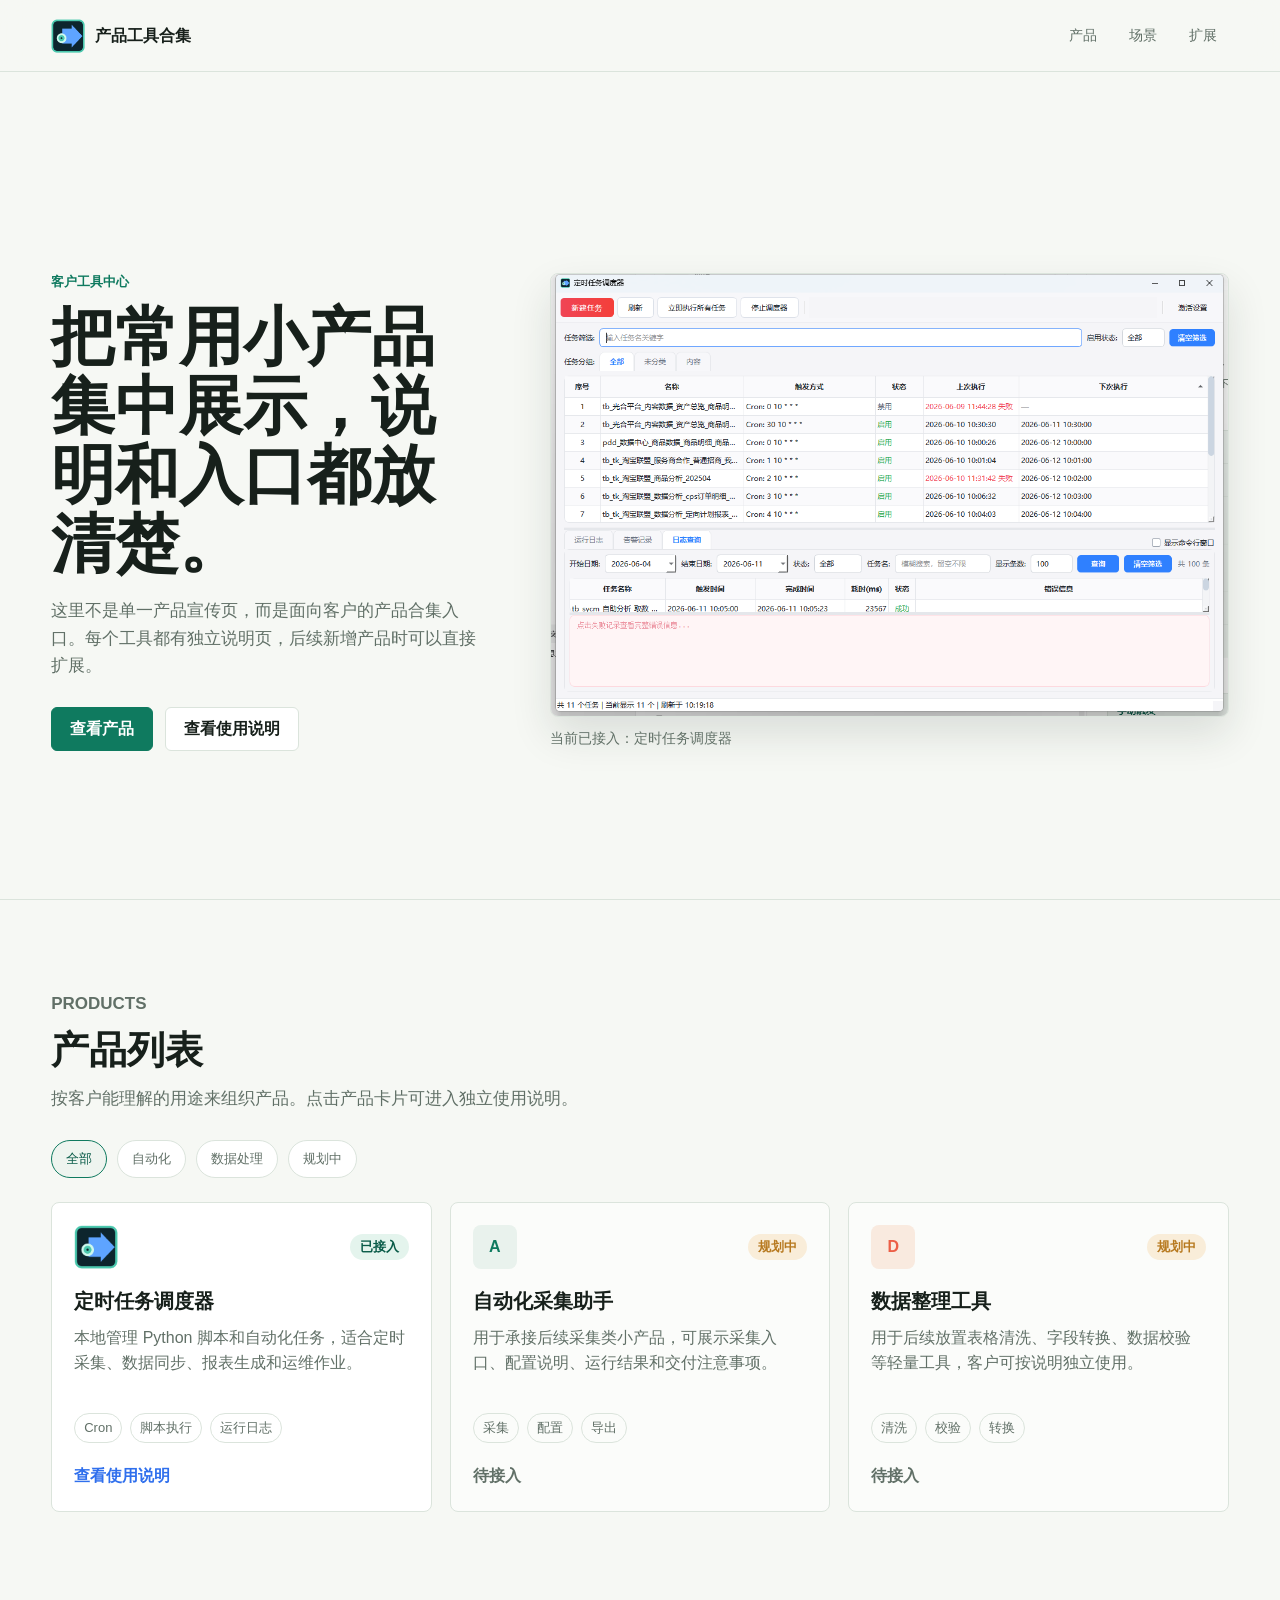
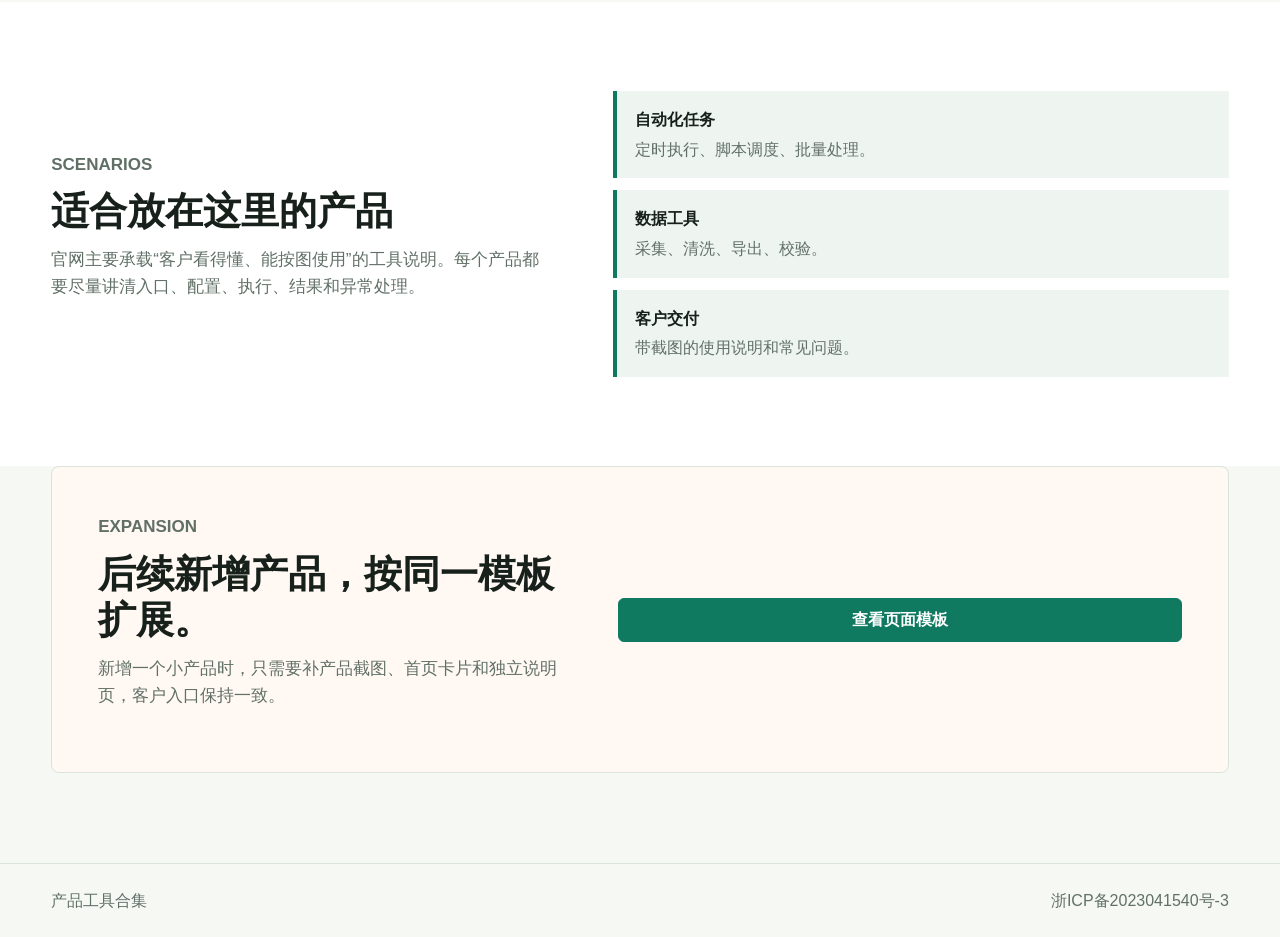
<file: index.html>
<!doctype html>
<html lang="zh-CN">
  <head>
    <meta charset="UTF-8" />
    <meta name="viewport" content="width=device-width, initial-scale=1.0" />
    <title>产品工具合集</title>
    <link rel="icon" href="public/images/scheduler-logo.png" />
    <link rel="stylesheet" href="src/styles.css" />
  </head>
  <body>
    <header class="site-header">
      <a class="brand" href="index.html" aria-label="产品工具合集首页">
        <img src="public/images/scheduler-logo.png" alt="" />
        <span>产品工具合集</span>
      </a>
      <nav class="nav-links" aria-label="主导航">
        <a href="#products">产品</a>
        <a href="#scenarios">场景</a>
        <a href="#updates">扩展</a>
      </nav>
    </header>

    <main>
      <section class="hero-band">
        <div class="hero-copy">
          <p class="eyebrow">客户工具中心</p>
          <h1>把常用小产品集中展示，说明和入口都放清楚。</h1>
          <p class="hero-text">
            这里不是单一产品宣传页，而是面向客户的产品合集入口。每个工具都有独立说明页，后续新增产品时可以直接扩展。
          </p>
          <div class="hero-actions">
            <a class="button primary" href="#products">查看产品</a>
            <a class="button secondary" href="products/scheduler.html">查看使用说明</a>
          </div>
        </div>
        <figure class="hero-visual">
          <img src="public/images/scheduler-main.png" alt="定时任务调度器主界面截图" />
          <figcaption>当前已接入：定时任务调度器</figcaption>
        </figure>
      </section>

      <section class="section" id="products">
        <div class="section-heading">
          <p class="eyebrow">Products</p>
          <h2>产品列表</h2>
          <p>按客户能理解的用途来组织产品。点击产品卡片可进入独立使用说明。</p>
        </div>

        <div class="filter-row" aria-label="产品分类筛选">
          <button class="filter-chip is-active" type="button" data-filter="all">全部</button>
          <button class="filter-chip" type="button" data-filter="automation">自动化</button>
          <button class="filter-chip" type="button" data-filter="data">数据处理</button>
          <button class="filter-chip" type="button" data-filter="coming">规划中</button>
        </div>

        <div class="product-grid">
          <article class="product-card" data-category="automation data">
            <div class="product-card-top">
              <img src="public/images/scheduler-logo.png" alt="" />
              <span class="status ready">已接入</span>
            </div>
            <h3>定时任务调度器</h3>
            <p>本地管理 Python 脚本和自动化任务，适合定时采集、数据同步、报表生成和运维作业。</p>
            <div class="tag-row">
              <span>Cron</span>
              <span>脚本执行</span>
              <span>运行日志</span>
            </div>
            <a class="text-link" href="products/scheduler.html">查看使用说明</a>
          </article>

          <article class="product-card muted" data-category="coming">
            <div class="product-card-top">
              <div class="placeholder-icon">A</div>
              <span class="status planned">规划中</span>
            </div>
            <h3>自动化采集助手</h3>
            <p>用于承接后续采集类小产品，可展示采集入口、配置说明、运行结果和交付注意事项。</p>
            <div class="tag-row">
              <span>采集</span>
              <span>配置</span>
              <span>导出</span>
            </div>
            <span class="text-link disabled">待接入</span>
          </article>

          <article class="product-card muted" data-category="coming data">
            <div class="product-card-top">
              <div class="placeholder-icon accent">D</div>
              <span class="status planned">规划中</span>
            </div>
            <h3>数据整理工具</h3>
            <p>用于后续放置表格清洗、字段转换、数据校验等轻量工具，客户可按说明独立使用。</p>
            <div class="tag-row">
              <span>清洗</span>
              <span>校验</span>
              <span>转换</span>
            </div>
            <span class="text-link disabled">待接入</span>
          </article>
        </div>
      </section>

      <section class="section split-section" id="scenarios">
        <div>
          <p class="eyebrow">Scenarios</p>
          <h2>适合放在这里的产品</h2>
          <p>
            官网主要承载“客户看得懂、能按图使用”的工具说明。每个产品都要尽量讲清入口、配置、执行、结果和异常处理。
          </p>
        </div>
        <div class="scenario-list">
          <div>
            <strong>自动化任务</strong>
            <span>定时执行、脚本调度、批量处理。</span>
          </div>
          <div>
            <strong>数据工具</strong>
            <span>采集、清洗、导出、校验。</span>
          </div>
          <div>
            <strong>客户交付</strong>
            <span>带截图的使用说明和常见问题。</span>
          </div>
        </div>
      </section>

      <section class="section update-band" id="updates">
        <div>
          <p class="eyebrow">Expansion</p>
          <h2>后续新增产品，按同一模板扩展。</h2>
          <p>新增一个小产品时，只需要补产品截图、首页卡片和独立说明页，客户入口保持一致。</p>
        </div>
        <a class="button primary" href="products/scheduler.html">查看页面模板</a>
      </section>
    </main>

    <footer class="site-footer">
      <span>产品工具合集</span>
      <a href="https://beian.miit.gov.cn/" target="_blank" rel="noopener noreferrer">浙ICP备2023041540号-3</a>
    </footer>

    <script src="src/main.js"></script>
  </body>
</html>
</file>
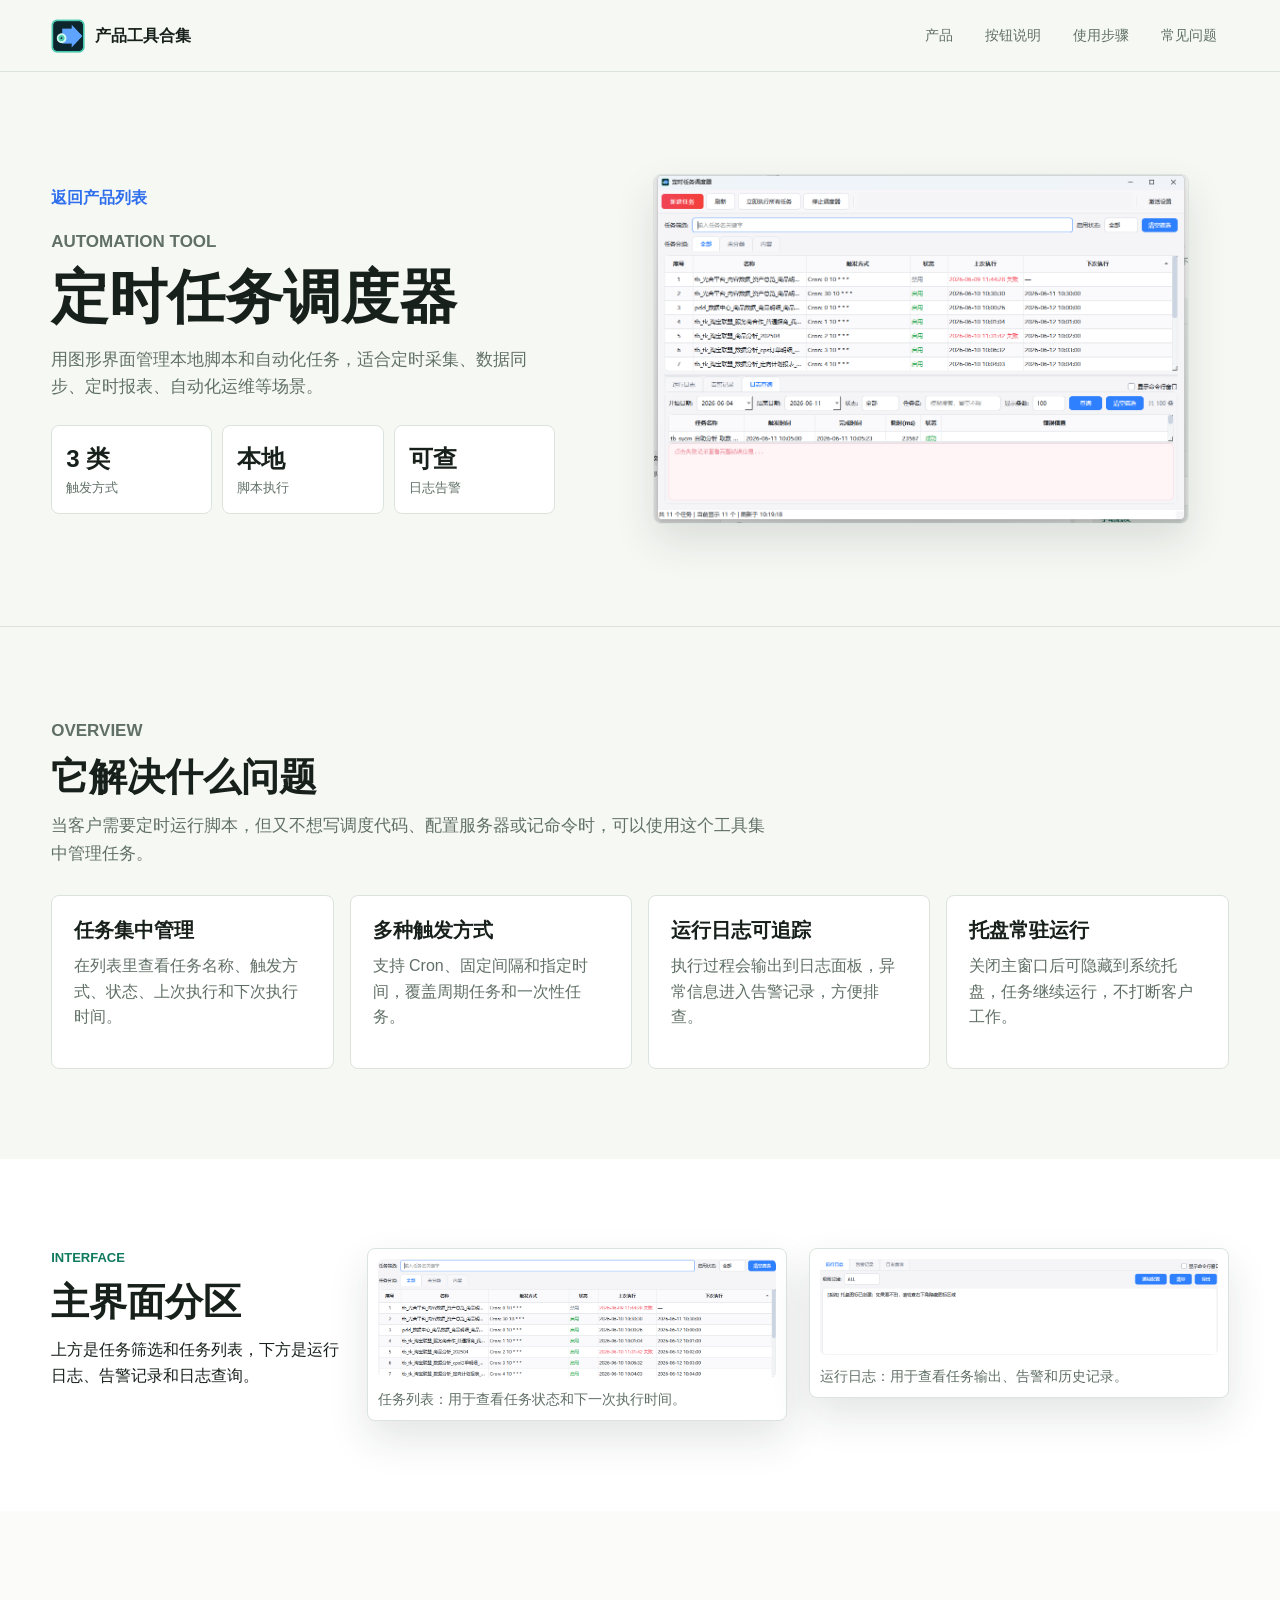
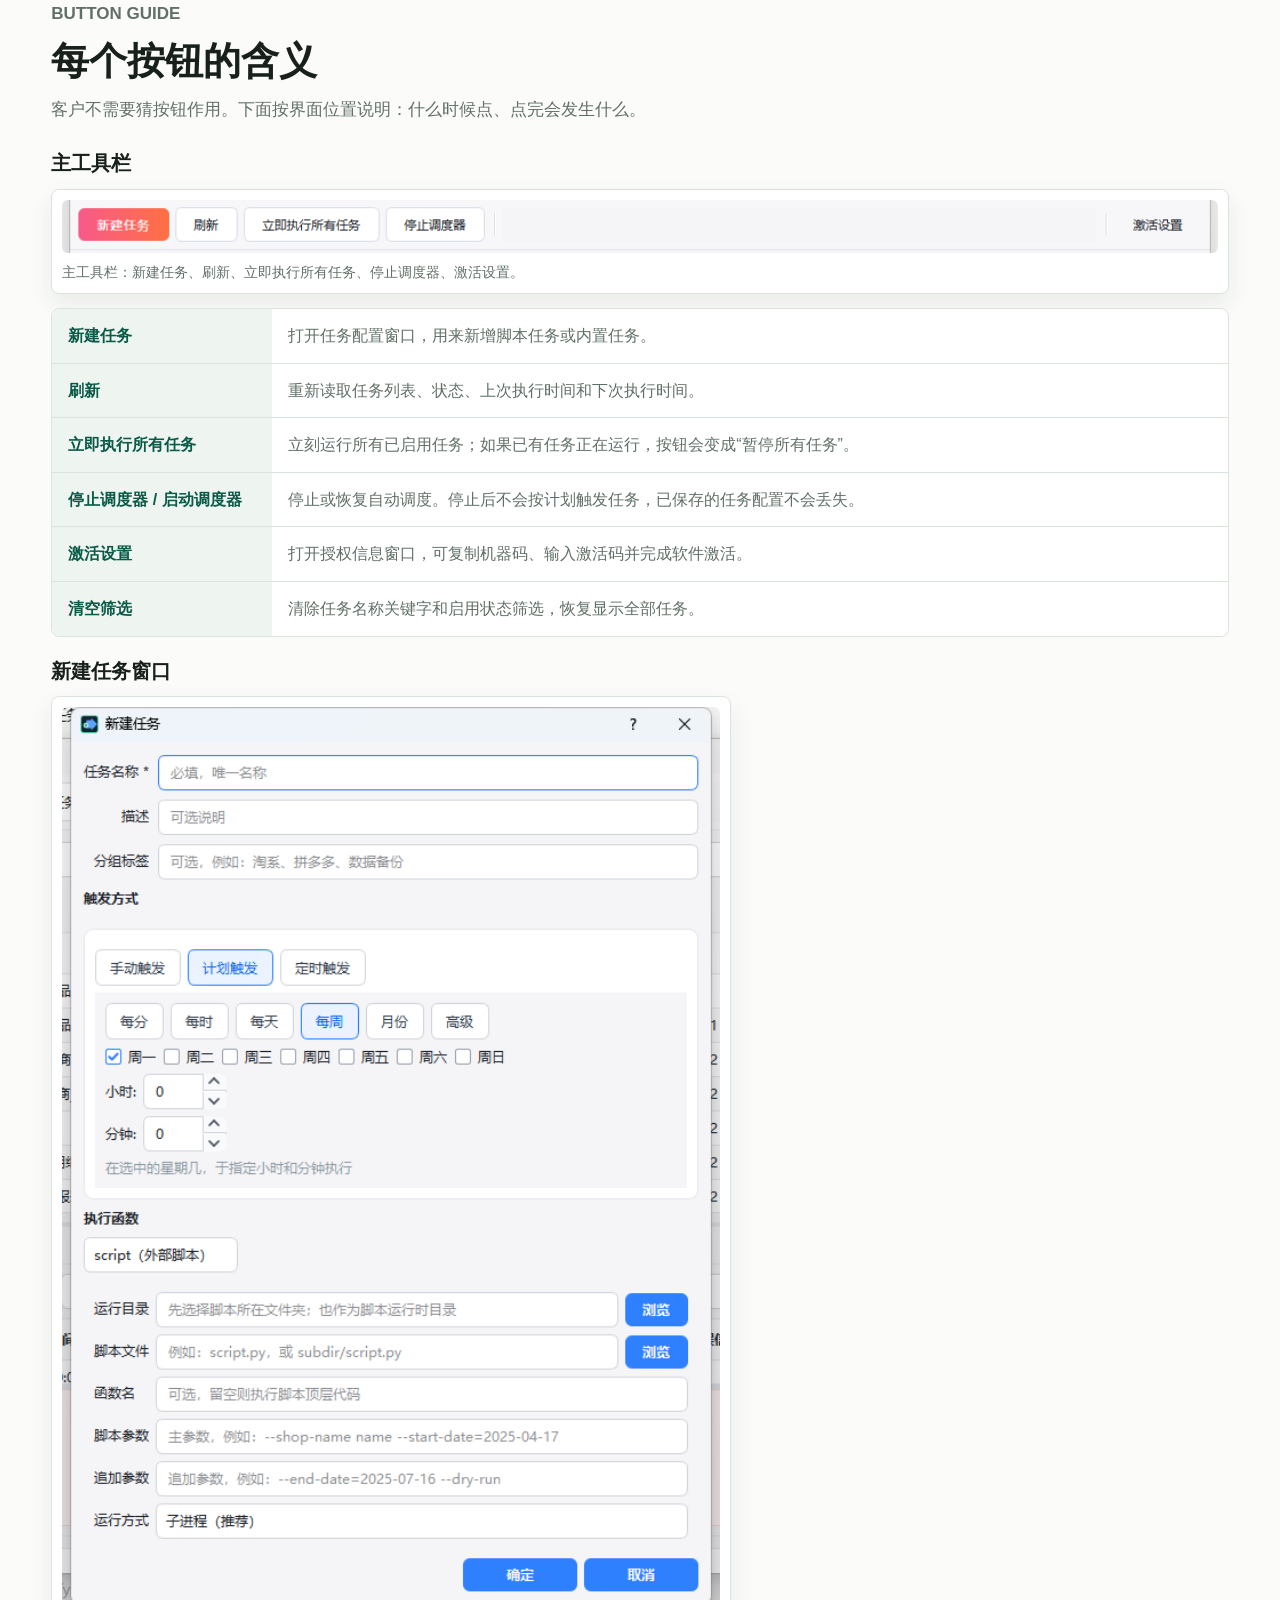
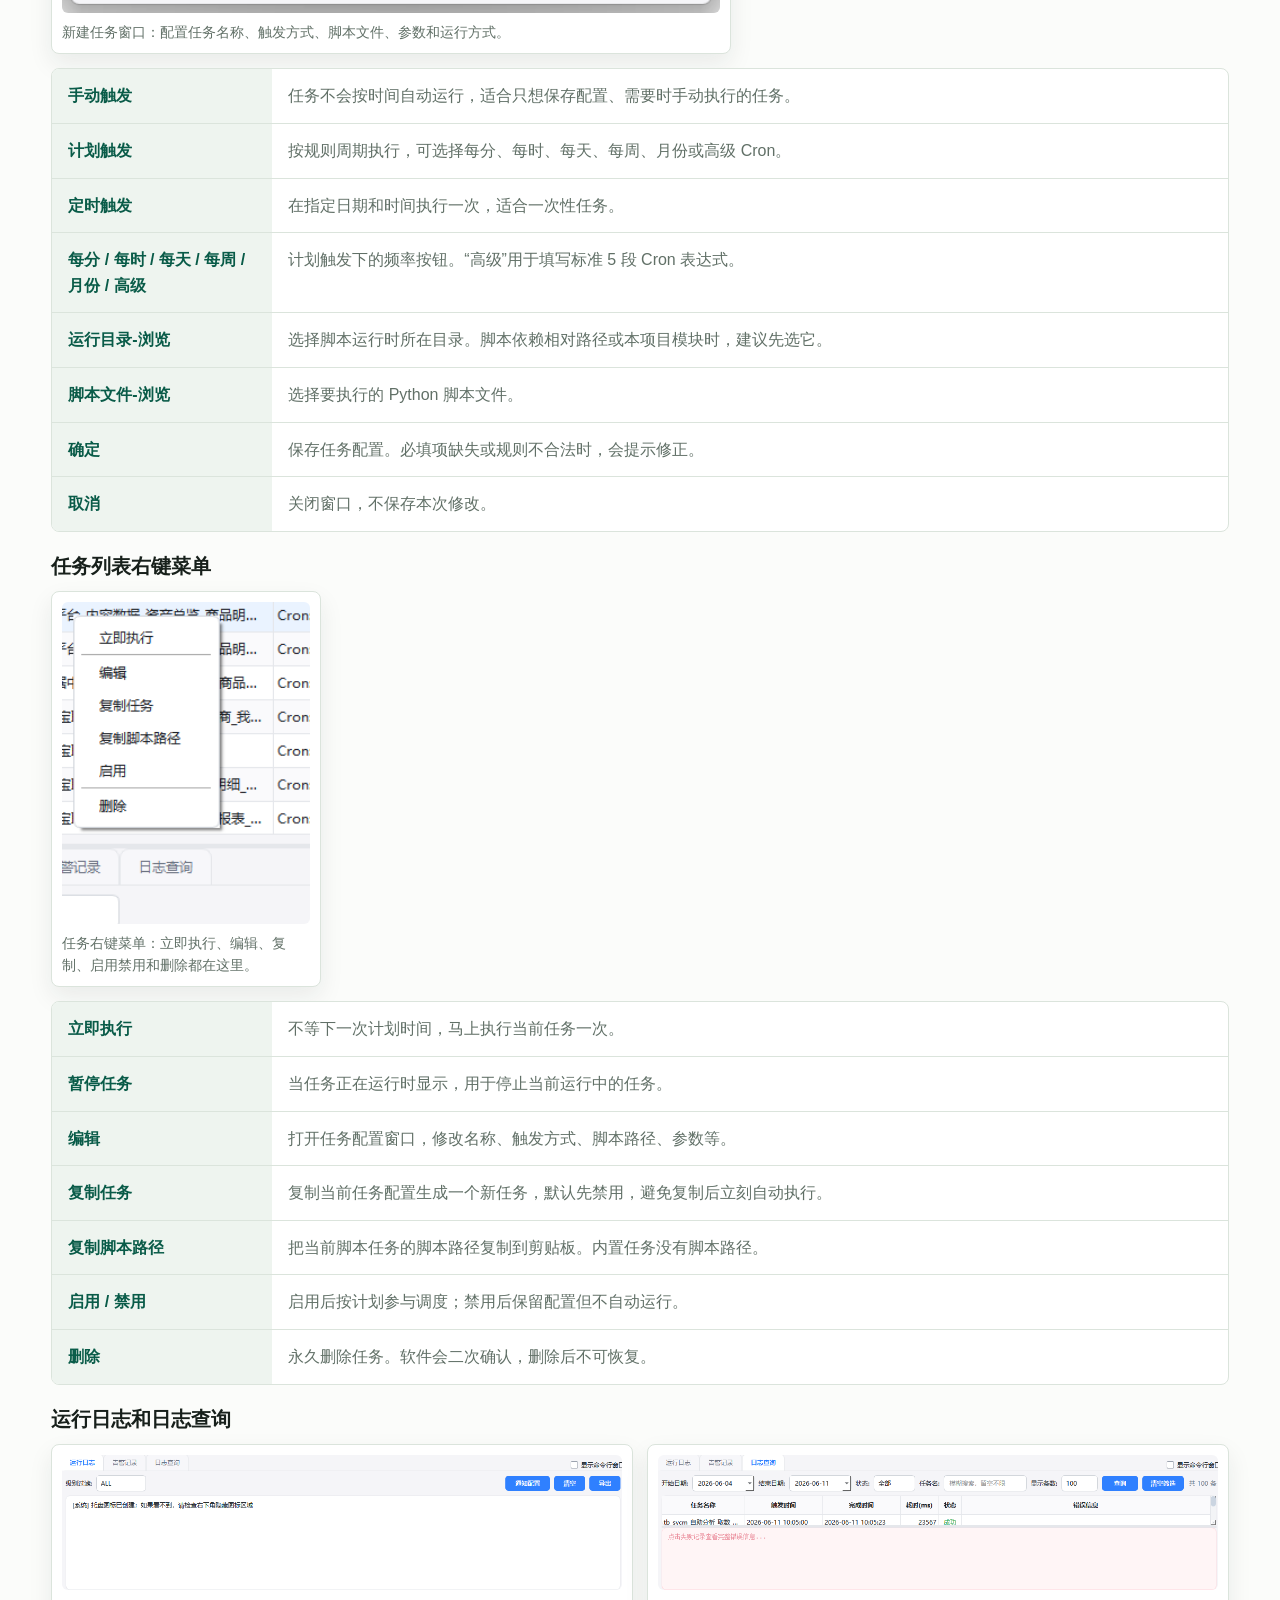
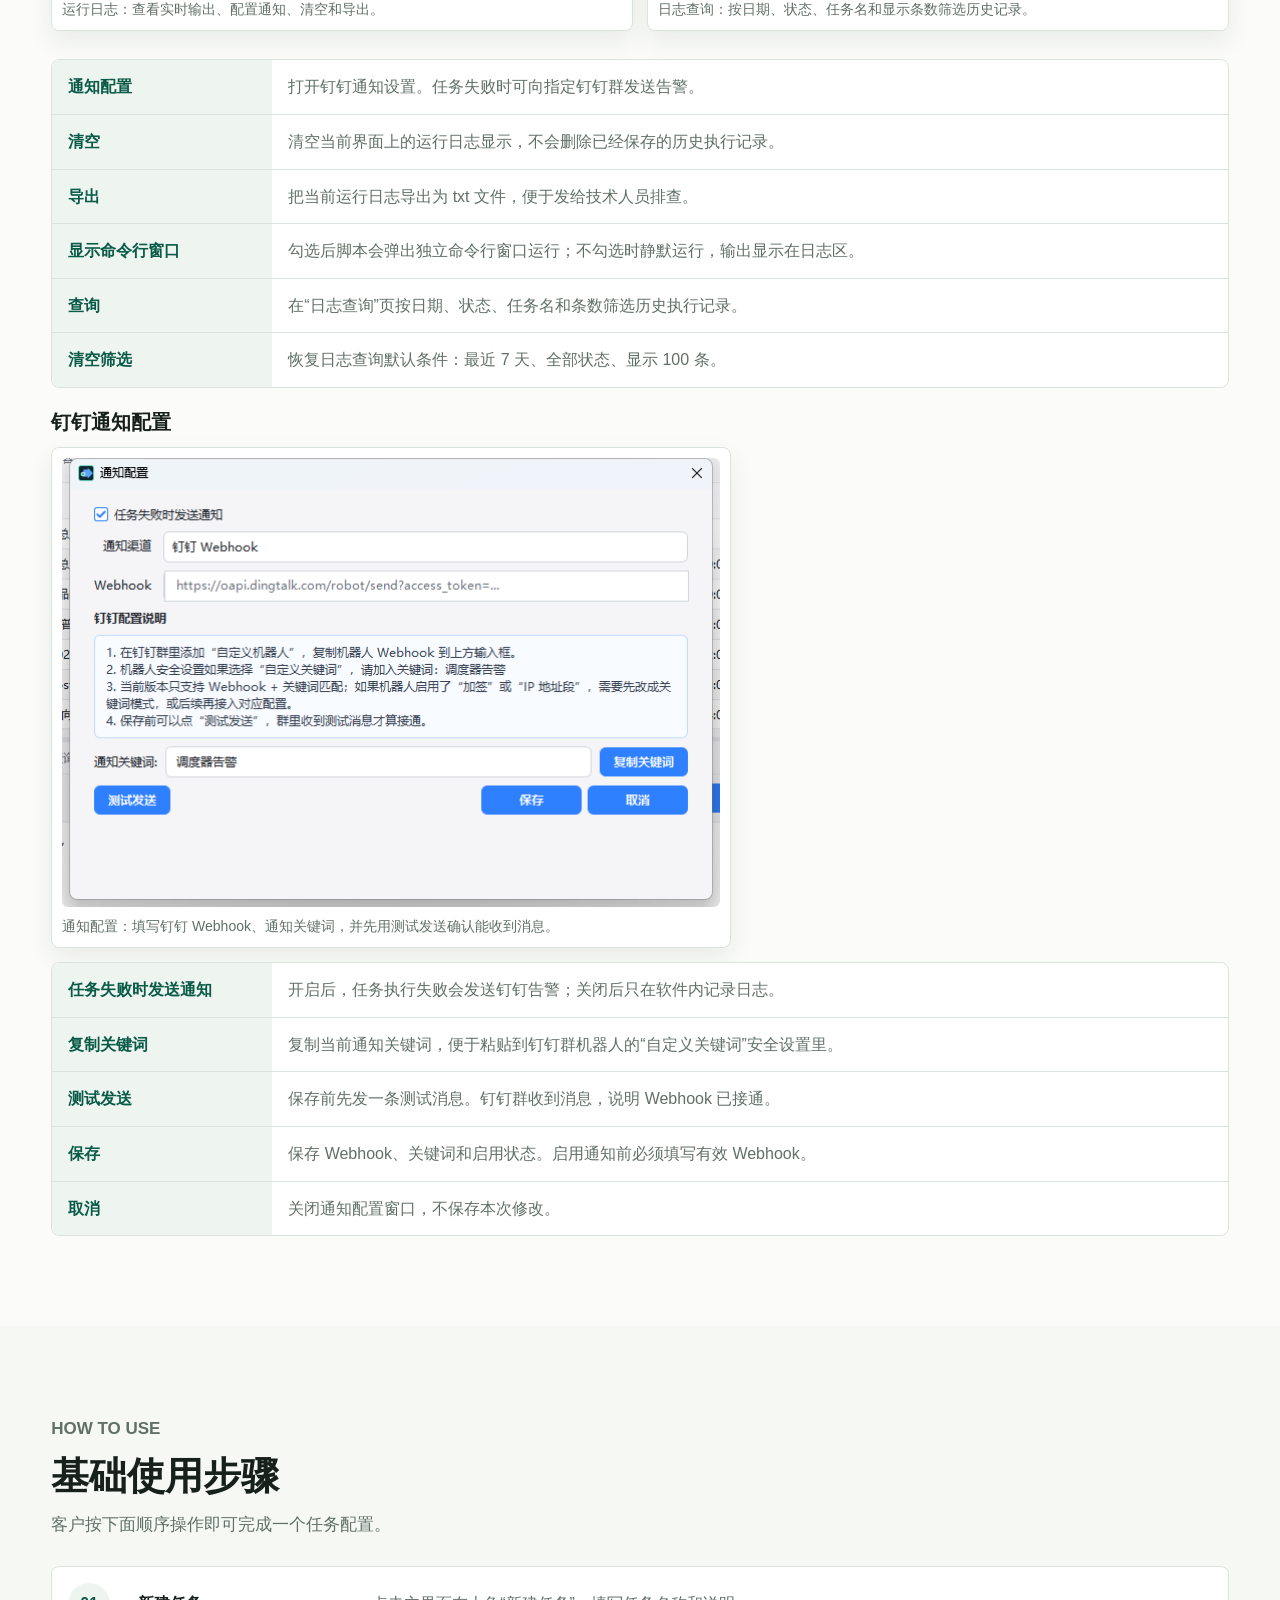
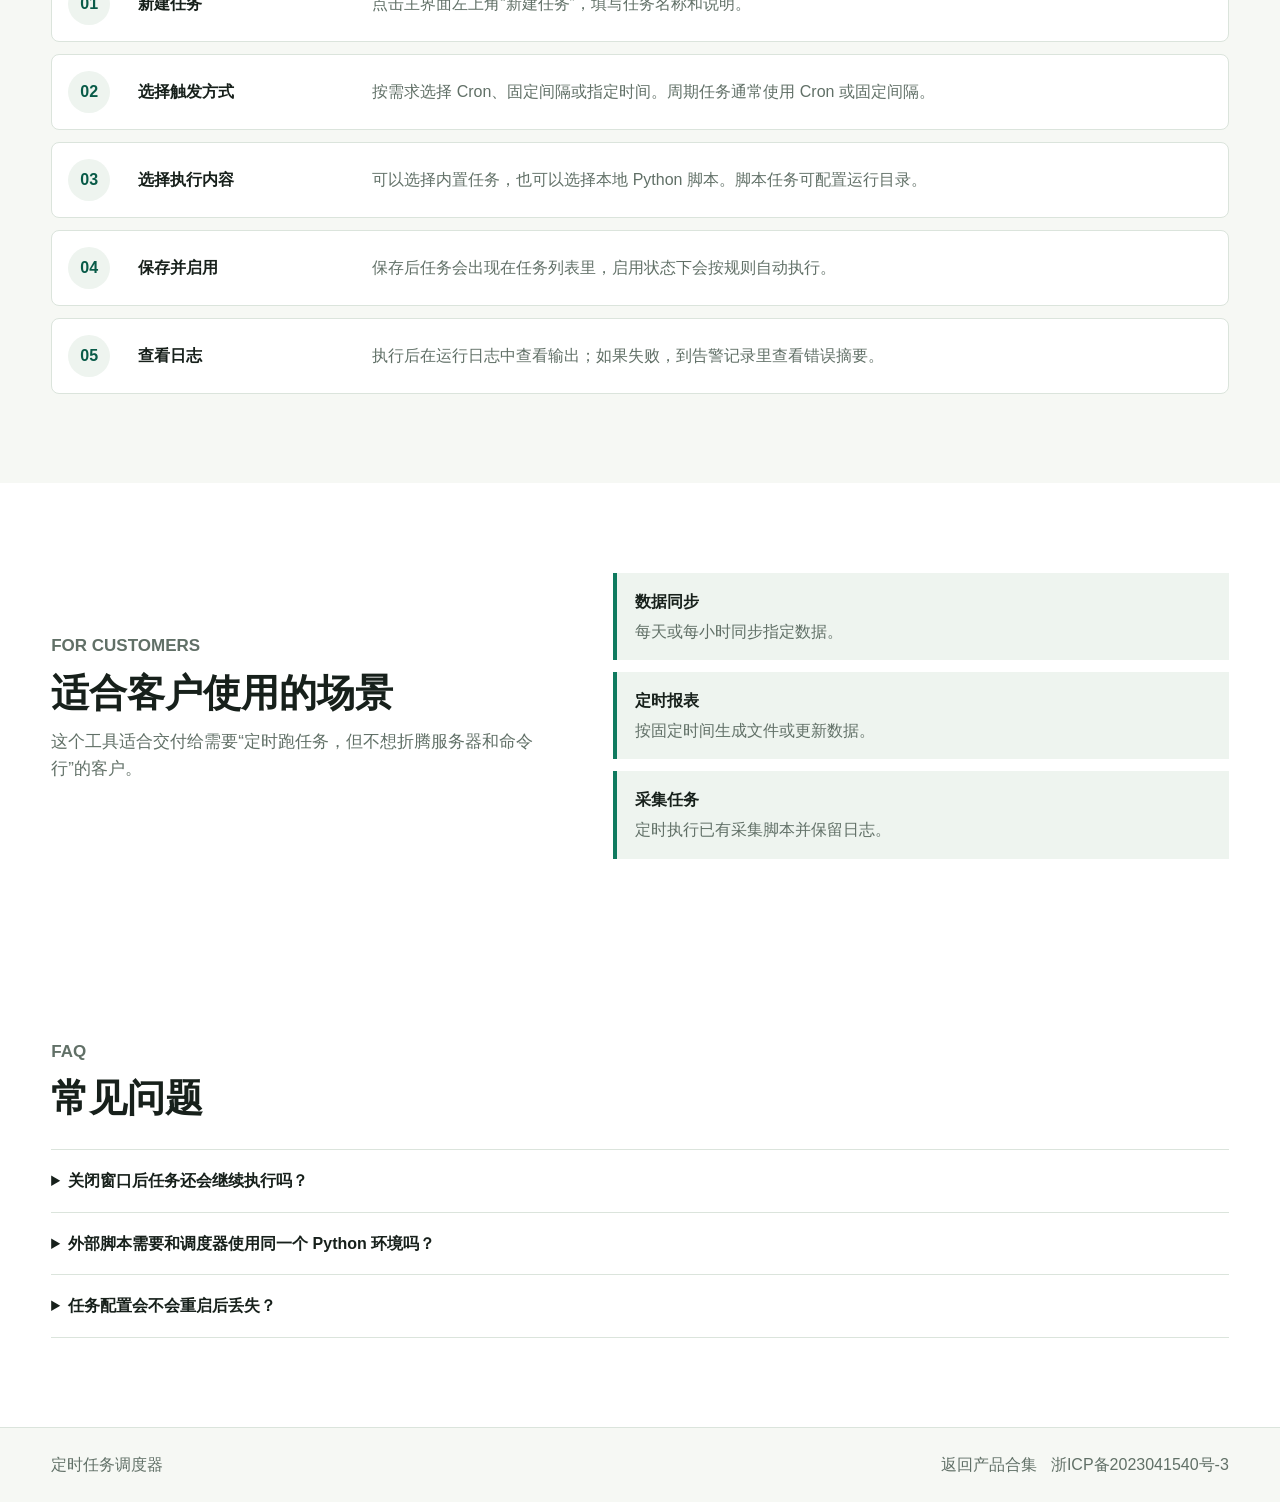
<file: products/scheduler.html>
<!doctype html>
<html lang="zh-CN">
  <head>
    <meta charset="UTF-8" />
    <meta name="viewport" content="width=device-width, initial-scale=1.0" />
    <title>定时任务调度器使用说明</title>
    <link rel="icon" href="../public/images/scheduler-logo.png" />
    <link rel="stylesheet" href="../src/styles.css" />
  </head>
  <body>
    <header class="site-header">
      <a class="brand" href="../index.html" aria-label="返回产品工具合集首页">
        <img src="../public/images/scheduler-logo.png" alt="" />
        <span>产品工具合集</span>
      </a>
      <nav class="nav-links" aria-label="主导航">
        <a href="../index.html#products">产品</a>
        <a href="#buttons">按钮说明</a>
        <a href="#steps">使用步骤</a>
        <a href="#faq">常见问题</a>
      </nav>
    </header>

    <main>
      <section class="detail-hero">
        <div class="detail-copy">
          <a class="back-link" href="../index.html#products">返回产品列表</a>
          <p class="eyebrow">Automation Tool</p>
          <h1>定时任务调度器</h1>
          <p>
            用图形界面管理本地脚本和自动化任务，适合定时采集、数据同步、定时报表、自动化运维等场景。
          </p>
          <div class="metric-row">
            <div><strong>3 类</strong><span>触发方式</span></div>
            <div><strong>本地</strong><span>脚本执行</span></div>
            <div><strong>可查</strong><span>日志告警</span></div>
          </div>
        </div>
        <figure class="detail-shot">
          <img src="../public/images/scheduler-main.png" alt="定时任务调度器主界面" />
        </figure>
      </section>

      <section class="section">
        <div class="section-heading">
          <p class="eyebrow">Overview</p>
          <h2>它解决什么问题</h2>
          <p>
            当客户需要定时运行脚本，但又不想写调度代码、配置服务器或记命令时，可以使用这个工具集中管理任务。
          </p>
        </div>
        <div class="feature-grid">
          <article>
            <h3>任务集中管理</h3>
            <p>在列表里查看任务名称、触发方式、状态、上次执行和下次执行时间。</p>
          </article>
          <article>
            <h3>多种触发方式</h3>
            <p>支持 Cron、固定间隔和指定时间，覆盖周期任务和一次性任务。</p>
          </article>
          <article>
            <h3>运行日志可追踪</h3>
            <p>执行过程会输出到日志面板，异常信息进入告警记录，方便排查。</p>
          </article>
          <article>
            <h3>托盘常驻运行</h3>
            <p>关闭主窗口后可隐藏到系统托盘，任务继续运行，不打断客户工作。</p>
          </article>
        </div>
      </section>

      <section class="section image-explain">
        <div>
          <p class="eyebrow">Interface</p>
          <h2>主界面分区</h2>
          <p>上方是任务筛选和任务列表，下方是运行日志、告警记录和日志查询。</p>
        </div>
        <figure>
          <img src="../public/images/scheduler-task-list.png" alt="任务列表区域截图" />
          <figcaption>任务列表：用于查看任务状态和下一次执行时间。</figcaption>
        </figure>
        <figure>
          <img src="../public/images/scheduler-log-panel.png" alt="运行日志区域截图" />
          <figcaption>运行日志：用于查看任务输出、告警和历史记录。</figcaption>
        </figure>
      </section>

      <section class="section button-guide" id="buttons">
        <div class="section-heading">
          <p class="eyebrow">Button Guide</p>
          <h2>每个按钮的含义</h2>
          <p>客户不需要猜按钮作用。下面按界面位置说明：什么时候点、点完会发生什么。</p>
        </div>

        <div class="guide-block">
          <h3>主工具栏</h3>
          <figure class="module-figure">
            <img src="../public/images/scheduler-toolbar.png" alt="主工具栏按钮截图" />
            <figcaption>主工具栏：新建任务、刷新、立即执行所有任务、停止调度器、激活设置。</figcaption>
          </figure>
          <div class="guide-table" role="table" aria-label="主工具栏按钮说明">
            <div role="row">
              <strong role="cell">新建任务</strong>
              <span role="cell">打开任务配置窗口，用来新增脚本任务或内置任务。</span>
            </div>
            <div role="row">
              <strong role="cell">刷新</strong>
              <span role="cell">重新读取任务列表、状态、上次执行时间和下次执行时间。</span>
            </div>
            <div role="row">
              <strong role="cell">立即执行所有任务</strong>
              <span role="cell">立刻运行所有已启用任务；如果已有任务正在运行，按钮会变成“暂停所有任务”。</span>
            </div>
            <div role="row">
              <strong role="cell">停止调度器 / 启动调度器</strong>
              <span role="cell">停止或恢复自动调度。停止后不会按计划触发任务，已保存的任务配置不会丢失。</span>
            </div>
            <div role="row">
              <strong role="cell">激活设置</strong>
              <span role="cell">打开授权信息窗口，可复制机器码、输入激活码并完成软件激活。</span>
            </div>
            <div role="row">
              <strong role="cell">清空筛选</strong>
              <span role="cell">清除任务名称关键字和启用状态筛选，恢复显示全部任务。</span>
            </div>
          </div>
        </div>

        <div class="guide-block">
          <h3>新建任务窗口</h3>
          <figure class="module-figure module-figure-dialog">
            <img src="../public/images/scheduler-new-task.png" alt="新建任务窗口截图" />
            <figcaption>新建任务窗口：配置任务名称、触发方式、脚本文件、参数和运行方式。</figcaption>
          </figure>
          <div class="guide-table" role="table" aria-label="新建任务窗口按钮说明">
            <div role="row">
              <strong role="cell">手动触发</strong>
              <span role="cell">任务不会按时间自动运行，适合只想保存配置、需要时手动执行的任务。</span>
            </div>
            <div role="row">
              <strong role="cell">计划触发</strong>
              <span role="cell">按规则周期执行，可选择每分、每时、每天、每周、月份或高级 Cron。</span>
            </div>
            <div role="row">
              <strong role="cell">定时触发</strong>
              <span role="cell">在指定日期和时间执行一次，适合一次性任务。</span>
            </div>
            <div role="row">
              <strong role="cell">每分 / 每时 / 每天 / 每周 / 月份 / 高级</strong>
              <span role="cell">计划触发下的频率按钮。“高级”用于填写标准 5 段 Cron 表达式。</span>
            </div>
            <div role="row">
              <strong role="cell">运行目录-浏览</strong>
              <span role="cell">选择脚本运行时所在目录。脚本依赖相对路径或本项目模块时，建议先选它。</span>
            </div>
            <div role="row">
              <strong role="cell">脚本文件-浏览</strong>
              <span role="cell">选择要执行的 Python 脚本文件。</span>
            </div>
            <div role="row">
              <strong role="cell">确定</strong>
              <span role="cell">保存任务配置。必填项缺失或规则不合法时，会提示修正。</span>
            </div>
            <div role="row">
              <strong role="cell">取消</strong>
              <span role="cell">关闭窗口，不保存本次修改。</span>
            </div>
          </div>
        </div>

        <div class="guide-block">
          <h3>任务列表右键菜单</h3>
          <figure class="module-figure module-figure-menu">
            <img src="../public/images/scheduler-context-menu.png" alt="任务列表右键菜单截图" />
            <figcaption>任务右键菜单：立即执行、编辑、复制、启用禁用和删除都在这里。</figcaption>
          </figure>
          <div class="guide-table" role="table" aria-label="任务右键菜单说明">
            <div role="row">
              <strong role="cell">立即执行</strong>
              <span role="cell">不等下一次计划时间，马上执行当前任务一次。</span>
            </div>
            <div role="row">
              <strong role="cell">暂停任务</strong>
              <span role="cell">当任务正在运行时显示，用于停止当前运行中的任务。</span>
            </div>
            <div role="row">
              <strong role="cell">编辑</strong>
              <span role="cell">打开任务配置窗口，修改名称、触发方式、脚本路径、参数等。</span>
            </div>
            <div role="row">
              <strong role="cell">复制任务</strong>
              <span role="cell">复制当前任务配置生成一个新任务，默认先禁用，避免复制后立刻自动执行。</span>
            </div>
            <div role="row">
              <strong role="cell">复制脚本路径</strong>
              <span role="cell">把当前脚本任务的脚本路径复制到剪贴板。内置任务没有脚本路径。</span>
            </div>
            <div role="row">
              <strong role="cell">启用 / 禁用</strong>
              <span role="cell">启用后按计划参与调度；禁用后保留配置但不自动运行。</span>
            </div>
            <div role="row">
              <strong role="cell">删除</strong>
              <span role="cell">永久删除任务。软件会二次确认，删除后不可恢复。</span>
            </div>
          </div>
        </div>

        <div class="guide-block">
          <h3>运行日志和日志查询</h3>
          <div class="module-gallery">
            <figure class="module-figure">
              <img src="../public/images/scheduler-log-panel.png" alt="运行日志面板截图" />
              <figcaption>运行日志：查看实时输出、配置通知、清空和导出。</figcaption>
            </figure>
            <figure class="module-figure">
              <img src="../public/images/scheduler-log-query.png" alt="日志查询面板截图" />
              <figcaption>日志查询：按日期、状态、任务名和显示条数筛选历史记录。</figcaption>
            </figure>
          </div>
          <div class="guide-table" role="table" aria-label="日志按钮说明">
            <div role="row">
              <strong role="cell">通知配置</strong>
              <span role="cell">打开钉钉通知设置。任务失败时可向指定钉钉群发送告警。</span>
            </div>
            <div role="row">
              <strong role="cell">清空</strong>
              <span role="cell">清空当前界面上的运行日志显示，不会删除已经保存的历史执行记录。</span>
            </div>
            <div role="row">
              <strong role="cell">导出</strong>
              <span role="cell">把当前运行日志导出为 txt 文件，便于发给技术人员排查。</span>
            </div>
            <div role="row">
              <strong role="cell">显示命令行窗口</strong>
              <span role="cell">勾选后脚本会弹出独立命令行窗口运行；不勾选时静默运行，输出显示在日志区。</span>
            </div>
            <div role="row">
              <strong role="cell">查询</strong>
              <span role="cell">在“日志查询”页按日期、状态、任务名和条数筛选历史执行记录。</span>
            </div>
            <div role="row">
              <strong role="cell">清空筛选</strong>
              <span role="cell">恢复日志查询默认条件：最近 7 天、全部状态、显示 100 条。</span>
            </div>
          </div>
        </div>

        <div class="guide-block">
          <h3>钉钉通知配置</h3>
          <figure class="module-figure module-figure-dialog">
            <img src="../public/images/scheduler-notification-config.png" alt="钉钉通知配置窗口截图" />
            <figcaption>通知配置：填写钉钉 Webhook、通知关键词，并先用测试发送确认能收到消息。</figcaption>
          </figure>
          <div class="guide-table" role="table" aria-label="钉钉通知按钮说明">
            <div role="row">
              <strong role="cell">任务失败时发送通知</strong>
              <span role="cell">开启后，任务执行失败会发送钉钉告警；关闭后只在软件内记录日志。</span>
            </div>
            <div role="row">
              <strong role="cell">复制关键词</strong>
              <span role="cell">复制当前通知关键词，便于粘贴到钉钉群机器人的“自定义关键词”安全设置里。</span>
            </div>
            <div role="row">
              <strong role="cell">测试发送</strong>
              <span role="cell">保存前先发一条测试消息。钉钉群收到消息，说明 Webhook 已接通。</span>
            </div>
            <div role="row">
              <strong role="cell">保存</strong>
              <span role="cell">保存 Webhook、关键词和启用状态。启用通知前必须填写有效 Webhook。</span>
            </div>
            <div role="row">
              <strong role="cell">取消</strong>
              <span role="cell">关闭通知配置窗口，不保存本次修改。</span>
            </div>
          </div>
        </div>
      </section>

      <section class="section" id="steps">
        <div class="section-heading">
          <p class="eyebrow">How To Use</p>
          <h2>基础使用步骤</h2>
          <p>客户按下面顺序操作即可完成一个任务配置。</p>
        </div>
        <ol class="step-list">
          <li>
            <strong>新建任务</strong>
            <span>点击主界面左上角“新建任务”，填写任务名称和说明。</span>
          </li>
          <li>
            <strong>选择触发方式</strong>
            <span>按需求选择 Cron、固定间隔或指定时间。周期任务通常使用 Cron 或固定间隔。</span>
          </li>
          <li>
            <strong>选择执行内容</strong>
            <span>可以选择内置任务，也可以选择本地 Python 脚本。脚本任务可配置运行目录。</span>
          </li>
          <li>
            <strong>保存并启用</strong>
            <span>保存后任务会出现在任务列表里，启用状态下会按规则自动执行。</span>
          </li>
          <li>
            <strong>查看日志</strong>
            <span>执行后在运行日志中查看输出；如果失败，到告警记录里查看错误摘要。</span>
          </li>
        </ol>
      </section>

      <section class="section split-section">
        <div>
          <p class="eyebrow">For Customers</p>
          <h2>适合客户使用的场景</h2>
          <p>这个工具适合交付给需要“定时跑任务，但不想折腾服务器和命令行”的客户。</p>
        </div>
        <div class="scenario-list">
          <div>
            <strong>数据同步</strong>
            <span>每天或每小时同步指定数据。</span>
          </div>
          <div>
            <strong>定时报表</strong>
            <span>按固定时间生成文件或更新数据。</span>
          </div>
          <div>
            <strong>采集任务</strong>
            <span>定时执行已有采集脚本并保留日志。</span>
          </div>
        </div>
      </section>

      <section class="section faq" id="faq">
        <div class="section-heading">
          <p class="eyebrow">FAQ</p>
          <h2>常见问题</h2>
        </div>
        <details>
          <summary>关闭窗口后任务还会继续执行吗？</summary>
          <p>会。程序支持隐藏到系统托盘，主窗口关闭后任务仍可继续运行。</p>
        </details>
        <details>
          <summary>外部脚本需要和调度器使用同一个 Python 环境吗？</summary>
          <p>不强制。工具会优先使用脚本项目自己的虚拟环境，其次使用电脑上的公共 Python。</p>
        </details>
        <details>
          <summary>任务配置会不会重启后丢失？</summary>
          <p>不会。任务配置使用本地 SQLite 保存，重启后会恢复已启用任务。</p>
        </details>
      </section>
    </main>

    <footer class="site-footer">
      <span>定时任务调度器</span>
      <span class="site-footer-links">
        <a href="../index.html#products">返回产品合集</a>
        <a href="https://beian.miit.gov.cn/" target="_blank" rel="noopener noreferrer">浙ICP备2023041540号-3</a>
      </span>
    </footer>
  </body>
</html>
</file>
<file: src/styles.css>
:root {
  color-scheme: light;
  --bg: #f6f8f4;
  --surface: #ffffff;
  --surface-soft: #eef4ef;
  --ink: #17201b;
  --muted: #617067;
  --line: #dbe4dc;
  --green: #0f7a5f;
  --green-dark: #095b48;
  --blue: #2f6fed;
  --coral: #ec5f47;
  --amber: #b7791f;
  --shadow: 0 18px 40px rgba(25, 43, 34, 0.12);
}

* {
  box-sizing: border-box;
}

html {
  scroll-behavior: smooth;
}

body {
  margin: 0;
  background: var(--bg);
  color: var(--ink);
  font-family: "Microsoft YaHei", "PingFang SC", "Segoe UI", Arial, sans-serif;
  line-height: 1.6;
}

img {
  display: block;
  max-width: 100%;
}

a {
  color: inherit;
  text-decoration: none;
}

.site-header {
  position: sticky;
  top: 0;
  z-index: 10;
  display: flex;
  align-items: center;
  justify-content: space-between;
  gap: 24px;
  min-height: 72px;
  padding: 14px clamp(18px, 4vw, 64px);
  background: rgba(246, 248, 244, 0.92);
  border-bottom: 1px solid var(--line);
  backdrop-filter: blur(16px);
}

.brand {
  display: inline-flex;
  align-items: center;
  gap: 10px;
  min-width: max-content;
  font-weight: 700;
}

.brand img {
  width: 34px;
  height: 34px;
}

.nav-links {
  display: flex;
  align-items: center;
  gap: 8px;
}

.nav-links a {
  padding: 8px 12px;
  border-radius: 6px;
  color: var(--muted);
  font-size: 14px;
}

.nav-links a:hover {
  background: var(--surface-soft);
  color: var(--ink);
}

.hero-band {
  display: grid;
  grid-template-columns: minmax(0, 0.78fr) minmax(340px, 1.22fr);
  gap: clamp(24px, 5vw, 64px);
  align-items: center;
  min-height: calc(100vh - 72px);
  padding: clamp(42px, 7vw, 86px) clamp(18px, 4vw, 64px) 34px;
  border-bottom: 1px solid var(--line);
}

.hero-copy,
.detail-copy {
  max-width: 620px;
}

.eyebrow {
  margin: 0 0 10px;
  color: var(--green);
  font-size: 13px;
  font-weight: 700;
  text-transform: uppercase;
}

h1,
h2,
h3,
p {
  margin-top: 0;
}

h1 {
  margin-bottom: 18px;
  font-size: clamp(36px, 5vw, 64px);
  line-height: 1.08;
  letter-spacing: 0;
}

h2 {
  margin-bottom: 12px;
  font-size: clamp(28px, 3vw, 40px);
  line-height: 1.2;
  letter-spacing: 0;
}

h3 {
  margin-bottom: 10px;
  font-size: 20px;
  line-height: 1.28;
  letter-spacing: 0;
}

.hero-text,
.section-heading p,
.detail-copy p,
.split-section p,
.update-band p {
  color: var(--muted);
  font-size: 17px;
}

.hero-actions {
  display: flex;
  flex-wrap: wrap;
  gap: 12px;
  margin-top: 28px;
}

.button {
  display: inline-flex;
  align-items: center;
  justify-content: center;
  min-height: 44px;
  padding: 0 18px;
  border: 1px solid var(--line);
  border-radius: 6px;
  font-weight: 700;
}

.button.primary {
  background: var(--green);
  border-color: var(--green);
  color: #fff;
}

.button.primary:hover {
  background: var(--green-dark);
}

.button.secondary {
  background: var(--surface);
}

.button.secondary:hover {
  border-color: var(--green);
}

.hero-visual {
  margin: 0;
}

.hero-visual img,
.detail-shot img,
.image-explain figure {
  border: 1px solid var(--line);
  border-radius: 8px;
  background: var(--surface);
  box-shadow: var(--shadow);
}

.hero-visual figcaption,
.image-explain figcaption {
  margin-top: 10px;
  color: var(--muted);
  font-size: 14px;
}

.section {
  padding: clamp(54px, 7vw, 92px) clamp(18px, 4vw, 64px);
}

.section-heading {
  max-width: 720px;
  margin-bottom: 28px;
}

.filter-row {
  display: flex;
  flex-wrap: wrap;
  gap: 10px;
  margin-bottom: 24px;
}

.filter-chip {
  min-height: 38px;
  padding: 0 14px;
  border: 1px solid var(--line);
  border-radius: 999px;
  background: var(--surface);
  color: var(--muted);
  cursor: pointer;
}

.filter-chip.is-active,
.filter-chip:hover {
  border-color: var(--green);
  background: var(--surface-soft);
  color: var(--green-dark);
}

.product-grid {
  display: grid;
  grid-template-columns: repeat(3, minmax(0, 1fr));
  gap: 18px;
}

.product-card {
  display: flex;
  flex-direction: column;
  min-height: 310px;
  padding: 22px;
  border: 1px solid var(--line);
  border-radius: 8px;
  background: var(--surface);
}

.product-card[hidden] {
  display: none;
}

.product-card.muted {
  background: #fbfcfa;
}

.product-card-top {
  display: flex;
  align-items: center;
  justify-content: space-between;
  gap: 12px;
  margin-bottom: 20px;
}

.product-card-top img,
.placeholder-icon {
  width: 44px;
  height: 44px;
  border-radius: 8px;
}

.placeholder-icon {
  display: grid;
  place-items: center;
  background: #e9f2ed;
  color: var(--green);
  font-weight: 800;
}

.placeholder-icon.accent {
  background: #f9eadf;
  color: var(--coral);
}

.status {
  display: inline-flex;
  align-items: center;
  min-height: 26px;
  padding: 0 10px;
  border-radius: 999px;
  font-size: 13px;
  font-weight: 700;
}

.status.ready {
  background: #e4f4ed;
  color: var(--green-dark);
}

.status.planned {
  background: #f9edd9;
  color: var(--amber);
}

.product-card p {
  color: var(--muted);
}

.tag-row {
  display: flex;
  flex-wrap: wrap;
  gap: 8px;
  margin: auto 0 20px;
}

.tag-row span {
  padding: 4px 9px;
  border: 1px solid var(--line);
  border-radius: 999px;
  color: var(--muted);
  font-size: 13px;
}

.text-link {
  color: var(--blue);
  font-weight: 700;
}

.text-link.disabled {
  color: var(--muted);
}

.split-section,
.update-band,
.detail-hero {
  display: grid;
  grid-template-columns: minmax(0, 0.9fr) minmax(300px, 1.1fr);
  gap: clamp(24px, 5vw, 58px);
  align-items: center;
}

.split-section {
  background: var(--surface);
}

.scenario-list {
  display: grid;
  gap: 12px;
}

.scenario-list div {
  display: grid;
  gap: 4px;
  padding: 16px 18px;
  border-left: 4px solid var(--green);
  background: var(--surface-soft);
}

.scenario-list span {
  color: var(--muted);
}

.update-band {
  margin: 0 clamp(18px, 4vw, 64px) clamp(54px, 7vw, 92px);
  padding: clamp(28px, 4vw, 46px);
  border: 1px solid var(--line);
  border-radius: 8px;
  background: #fff8f3;
}

.site-footer {
  display: flex;
  flex-wrap: wrap;
  justify-content: space-between;
  gap: 12px;
  padding: 24px clamp(18px, 4vw, 64px);
  border-top: 1px solid var(--line);
  color: var(--muted);
}

.site-footer a {
  color: inherit;
  text-decoration: none;
}

.site-footer a:hover {
  color: var(--blue);
}

.site-footer-links {
  display: inline-flex;
  flex-wrap: wrap;
  gap: 14px;
}

.detail-hero {
  padding: clamp(42px, 7vw, 86px) clamp(18px, 4vw, 64px);
  border-bottom: 1px solid var(--line);
}

.detail-hero h1 {
  font-size: clamp(38px, 5vw, 58px);
}

.back-link {
  display: inline-flex;
  margin-bottom: 18px;
  color: var(--blue);
  font-weight: 700;
}

.metric-row {
  display: grid;
  grid-template-columns: repeat(3, minmax(0, 1fr));
  gap: 10px;
  margin-top: 24px;
}

.metric-row div {
  padding: 14px;
  border: 1px solid var(--line);
  border-radius: 8px;
  background: var(--surface);
}

.metric-row strong,
.metric-row span {
  display: block;
}

.metric-row strong {
  font-size: 24px;
}

.metric-row span {
  color: var(--muted);
  font-size: 13px;
}

.feature-grid {
  display: grid;
  grid-template-columns: repeat(4, minmax(0, 1fr));
  gap: 16px;
}

.feature-grid article {
  padding: 22px;
  border: 1px solid var(--line);
  border-radius: 8px;
  background: var(--surface);
}

.feature-grid p {
  color: var(--muted);
}

.image-explain {
  display: grid;
  grid-template-columns: minmax(240px, 0.7fr) minmax(280px, 1fr) minmax(280px, 1fr);
  gap: 22px;
  align-items: start;
  background: var(--surface);
}

.image-explain figure {
  margin: 0;
  padding: 10px;
}

.image-explain figure img {
  width: 100%;
  border-radius: 6px;
}

.button-guide {
  background: #fbfcfa;
}

.guide-block {
  margin-top: 22px;
}

.guide-block h3 {
  margin-bottom: 12px;
}

.module-gallery {
  display: grid;
  grid-template-columns: repeat(2, minmax(0, 1fr));
  gap: 14px;
  margin-bottom: 14px;
}

.module-figure {
  margin: 0 0 14px;
  padding: 10px;
  border: 1px solid var(--line);
  border-radius: 8px;
  background: var(--surface);
  box-shadow: 0 10px 24px rgba(25, 43, 34, 0.08);
}

.module-figure img {
  width: 100%;
  border-radius: 6px;
}

.module-figure figcaption {
  margin-top: 8px;
  color: var(--muted);
  font-size: 14px;
}

.module-figure-dialog {
  max-width: 680px;
}

.module-figure-menu {
  max-width: 270px;
}

.guide-table {
  display: grid;
  overflow: hidden;
  border: 1px solid var(--line);
  border-radius: 8px;
  background: var(--surface);
}

.guide-table div {
  display: grid;
  grid-template-columns: minmax(140px, 220px) minmax(0, 1fr);
  border-top: 1px solid var(--line);
}

.guide-table div:first-child {
  border-top: 0;
}

.guide-table strong,
.guide-table span {
  padding: 14px 16px;
}

.guide-table strong {
  background: var(--surface-soft);
  color: var(--green-dark);
}

.guide-table span {
  color: var(--muted);
}

.step-list {
  display: grid;
  gap: 12px;
  margin: 0;
  padding: 0;
  list-style: none;
  counter-reset: steps;
}

.step-list li {
  display: grid;
  grid-template-columns: 56px minmax(160px, 220px) minmax(0, 1fr);
  gap: 14px;
  align-items: center;
  padding: 16px;
  border: 1px solid var(--line);
  border-radius: 8px;
  background: var(--surface);
  counter-increment: steps;
}

.step-list li::before {
  content: counter(steps, decimal-leading-zero);
  display: grid;
  place-items: center;
  width: 42px;
  height: 42px;
  border-radius: 999px;
  background: var(--surface-soft);
  color: var(--green-dark);
  font-weight: 800;
}

.step-list span {
  color: var(--muted);
}

.faq {
  background: var(--surface);
}

.faq details {
  border-top: 1px solid var(--line);
}

.faq details:last-child {
  border-bottom: 1px solid var(--line);
}

.faq summary {
  cursor: pointer;
  padding: 18px 0;
  font-weight: 700;
}

.faq details p {
  margin-bottom: 18px;
  color: var(--muted);
}

@media (max-width: 980px) {
  .hero-band,
  .detail-hero,
  .split-section,
  .update-band,
  .image-explain {
    grid-template-columns: 1fr;
  }

  .product-grid,
  .feature-grid {
    grid-template-columns: repeat(2, minmax(0, 1fr));
  }
}

@media (max-width: 640px) {
  .site-header {
    position: static;
    align-items: flex-start;
    flex-direction: column;
  }

  .nav-links {
    width: 100%;
    overflow-x: auto;
  }

  .hero-band {
    min-height: auto;
  }

  h1 {
    font-size: 36px;
  }

  .product-grid,
  .feature-grid,
  .metric-row {
    grid-template-columns: 1fr;
  }

  .module-gallery {
    grid-template-columns: 1fr;
  }

  .step-list li {
    grid-template-columns: 44px minmax(0, 1fr);
  }

  .step-list span {
    grid-column: 2;
  }

  .guide-table div {
    grid-template-columns: 1fr;
  }

  .guide-table span {
    padding-top: 0;
  }
}
</file>
